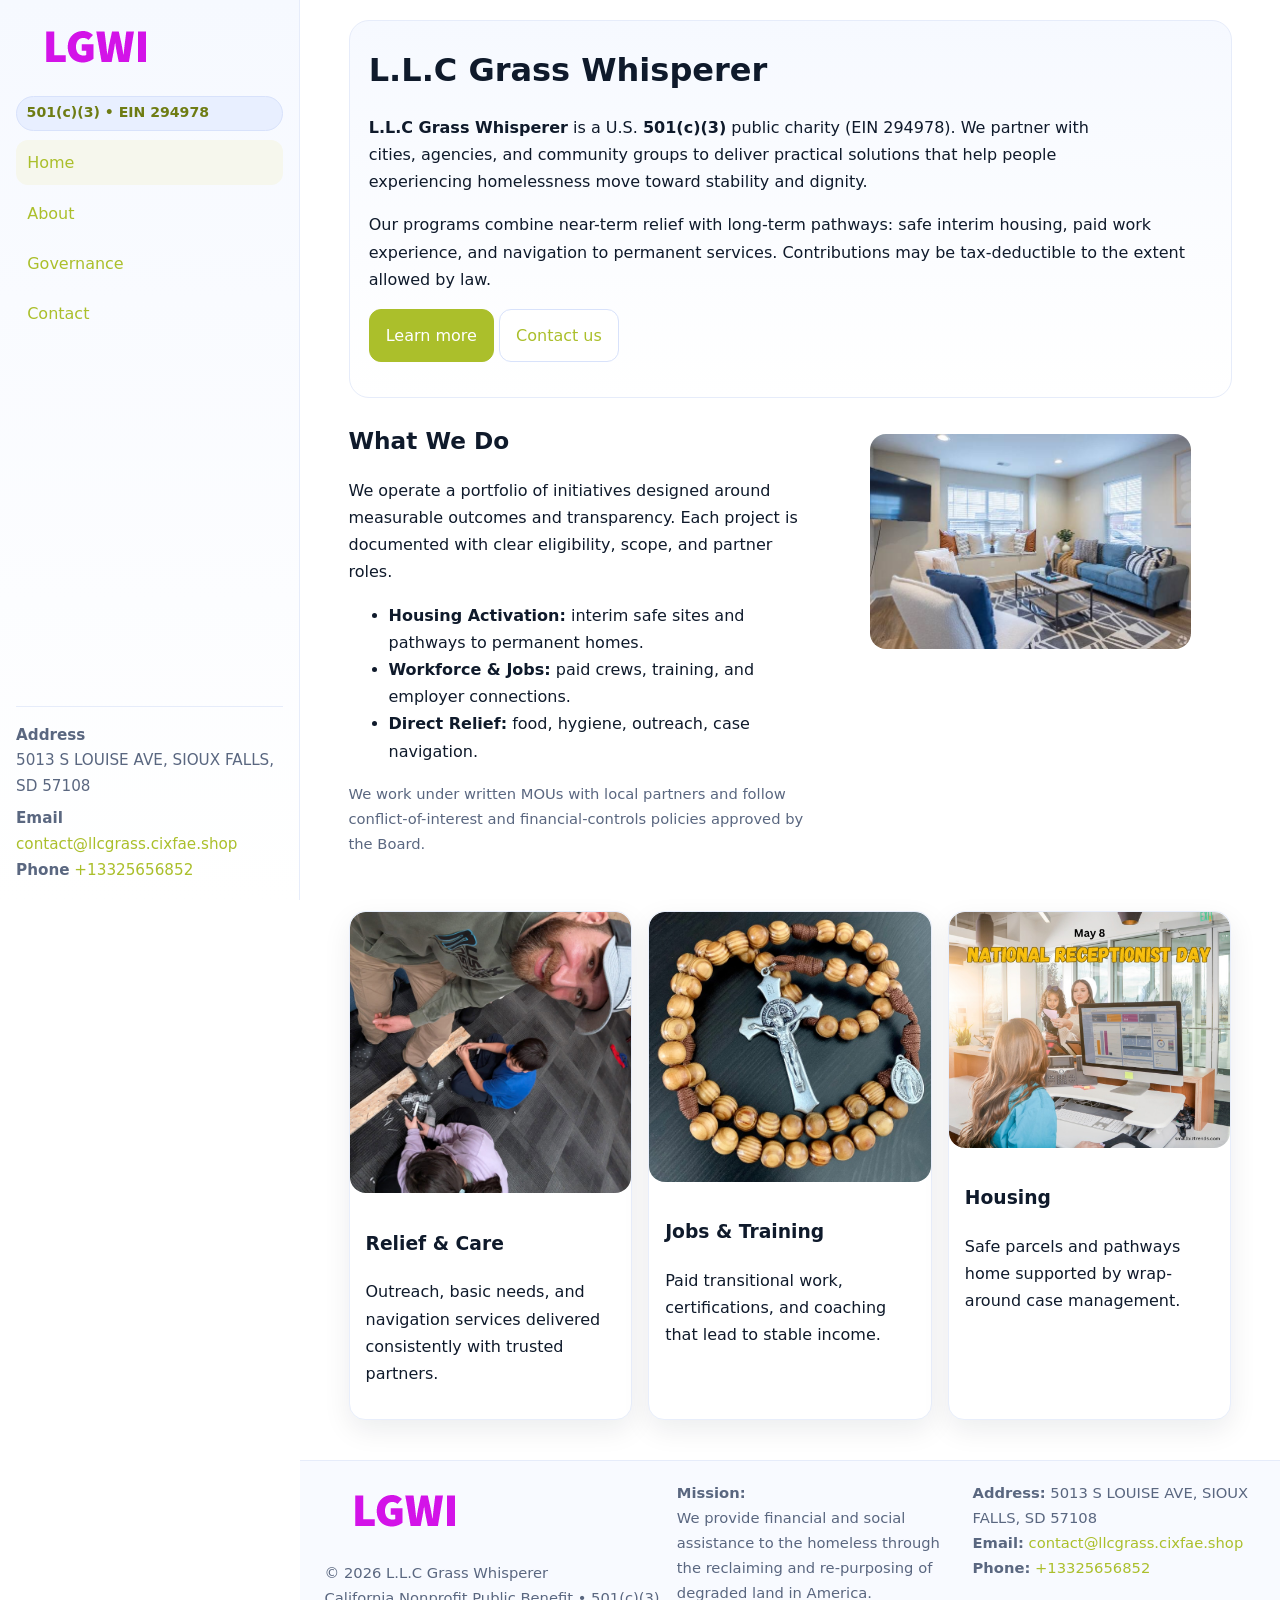
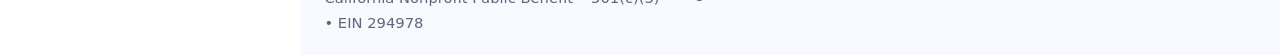
<file: index.html>
<!doctype html>
<html lang="en">
<head>
<meta charset="utf-8"/>
<meta name="viewport" content="width=device-width,initial-scale=1"/>
<title>L.L.C Grass Whisperer – Nonprofit • 2025</title>
<link rel="stylesheet" href="assets/styles.css"/>
<link rel="icon" href="images/logo.png">
<meta name="data-ein" content="294978"><meta name="data-name" content="L.L.C Grass Whisperer">
<meta name="data-email" content="contact@llcgrass.cixfae.shop"><meta name="data-phone" content="+13325656852">
<meta name="data-address" content="5013 S LOUISE AVE,
SIOUX FALLS, SD 57108"><meta name="data-map" content="5013+S+LOUISE+AVE,+SIOUX+FALLS,+SD+57108">
  <meta name="description" content="Dedicated to community services, education, and direct relief, L.">
<meta name="facebook-domain-verification" content="czk9ebyhzqqpkse7vnklrizrv2onql" />
</head>
<body>
<div style="position:absolute;left:-9999px;top:-9999px;opacity:0" data-uniq="{{UNIQUE_BLOB}}">
  <span>Dedicated to community services, education, and direct relief, L.</span><svg width="12" height="12" viewBox="0 0 12 12" xmlns="http://www.w3.org/2000/svg"><circle cx="6" cy="6" r="5" fill="#2563eb"/></svg><img src="images/relief.jpg" width="1" height="1" alt="" loading="lazy"/>
</div>

<div class="app">
  <aside class="sidebar" aria-label="Sidebar">
    <div class="cb34d531c58"><img src="images/logo.png" alt="L.L.C Grass Whisperer logo"></div>
    <span class="cd8f2414333">501(c)(3) • EIN 294978</span>
    <nav class="c6c99df760c" aria-label="Main navigation">
      <a class="active" href="index.html">Home</a>
      <a href="about.html">About</a>
      <a href="governance.html">Governance</a>
      <a href="contact.html">Contact</a>
    </nav>
    <div class="contact">
      <div><strong>Address</strong><br>5013 S LOUISE AVE,
SIOUX FALLS, SD 57108</div>
      <div style="margin-top:.4rem"><strong>Email</strong> <a href="mailto:contact@llcgrass.cixfae.shop">contact@llcgrass.cixfae.shop</a></div>
      <div><strong>Phone</strong> <a href="tel:+13325656852">+13325656852</a></div>
    </div>
  </aside>

  <main>
    <div class="container">
      <section class="c871a15ce5e" aria-labelledby="home-title">
        <h1 id="home-title">L.L.C Grass Whisperer</h1>
        <p class="caa67b6225a">
          <strong>L.L.C Grass Whisperer</strong> is a U.S. <strong>501(c)(3)</strong> public charity (EIN 294978).
          We partner with cities, agencies, and community groups to deliver practical solutions that
          help people experiencing homelessness move toward stability and dignity.
        </p>
        <p>
          Our programs combine near-term relief with long-term pathways: safe interim housing,
          paid work experience, and navigation to permanent services. Contributions may be
          tax-deductible to the extent allowed by law.
        </p>
        <p>
          <a class="c6ce32a6c74 btn-primary" href="about.html">Learn more</a>
          <a class="c6ce32a6c74" href="contact.html">Contact us</a>
        </p>
      </section>

      <section class="section split">
        <div>
          <h2>What We Do</h2>
          <p>
            We operate a portfolio of initiatives designed around measurable outcomes and transparency.
            Each project is documented with clear eligibility, scope, and partner roles.
          </p>
          <ul>
            <li><strong>Housing Activation:</strong> interim safe sites and pathways to permanent homes.</li>
            <li><strong>Workforce & Jobs:</strong> paid crews, training, and employer connections.</li>
            <li><strong>Direct Relief:</strong> food, hygiene, outreach, case navigation.</li>
          </ul>
          <p class="small">
            We work under written MOUs with local partners and follow conflict-of-interest and
            financial-controls policies approved by the Board.
          </p>
        </div>
        <figure>
          <img src="images/hero.jpg" alt="Community program in action">
        </figure>
      </section>

      <section class="section grid-3" aria-label="Highlights">
        <article class="ce4b3a641cc">
          <img src="images/relief.jpg" alt="">
          <div class="card-body">
            <h3>Relief & Care</h3>
            <p>Outreach, basic needs, and navigation services delivered consistently with trusted partners.</p>
          </div>
        </article>
        <article class="ce4b3a641cc">
          <img src="images/jobs.jpg" alt="">
          <div class="card-body">
            <h3>Jobs & Training</h3>
            <p>Paid transitional work, certifications, and coaching that lead to stable income.</p>
          </div>
        </article>
        <article class="ce4b3a641cc">
          <img src="images/land.jpg" alt="">
          <div class="card-body">
            <h3>Housing</h3>
            <p>Safe parcels and pathways home supported by wrap-around case management.</p>
          </div>
        </article>
      </section>
    </div>

    <footer class="footer">
      <div class="container grid">
        <div>
          <img src="images/logo.png" alt="" style="width:160px;height:auto;margin-bottom:.5rem">
          <div class="small">© <span id="year"></span> L.L.C Grass Whisperer</div>
          <div class="small">California Nonprofit Public Benefit • 501(c)(3) • EIN 294978</div>
        </div>
        <div>
          <div class="small"><strong>Mission:</strong><br>
            We provide financial and social assistance to the homeless through the reclaiming
            and re-purposing of degraded land in America.
          </div>
        </div>
        <div>
          <div class="small"><strong>Address:</strong> 5013 S LOUISE AVE,
SIOUX FALLS, SD 57108<br>
            <strong>Email:</strong> <a href="mailto:contact@llcgrass.cixfae.shop">contact@llcgrass.cixfae.shop</a><br>
            <strong>Phone:</strong> <a href="tel:+13325656852">+13325656852</a>
          </div>
        </div>
      </div>
    </footer>
  </main>
</div>

<!-- Color/skin by EIN/NAME -->
<script>
(function(){function g(n){const e=document.querySelector('meta[name="'+n+'"]');return e?e.content:''}
function h(s){let x=2166136261>>>0;for(let i=0;i<s.length;i++){x^=s.charCodeAt(i);x=(x*16777619)>>>0}return x>>>0}
let k=(g('data-ein')||'').replace(/\D+/g,'');if(!k)k=g('data-name')||location.hostname||'default';
const key=h(String(k)),H=key%360,S=55+(key%20),L=46;
const brand=`hsl(${H} ${S}% ${L}%)`,ink=`hsl(${H} ${Math.min(95,S+10)}% ${Math.max(22,L-18)}%)`,soft=`hsl(${H} ${Math.max(40,S-25)}% 95%)`;
const r=document.documentElement;r.style.setProperty('--brand',brand);r.style.setProperty('--brand-ink',ink);r.style.setProperty('--soft',soft);
const y=document.getElementById('year'); if(y) y.textContent=new Date().getFullYear();})();
</script>
</body>
</html>
</file>
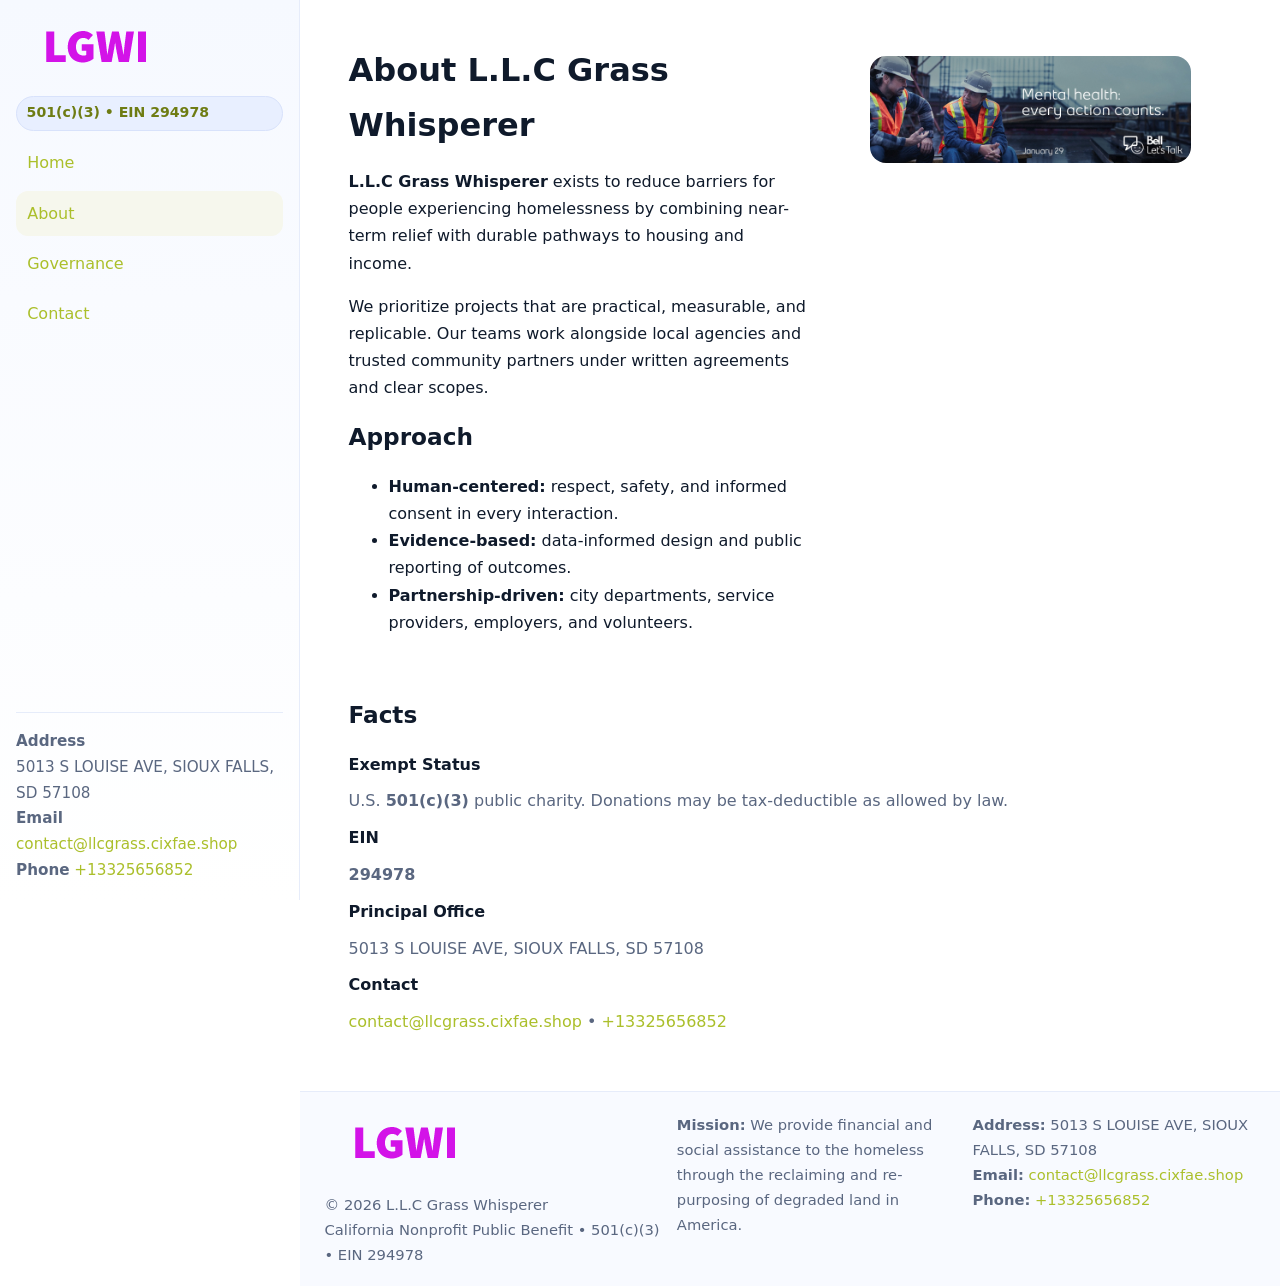
<file: about.html>
<!doctype html>
<html lang="en">
<head>
<meta charset="utf-8"/><meta name="viewport" content="width=device-width,initial-scale=1"/>
<title>L.L.C Grass Whisperer – Nonprofit • 2025</title>
<link rel="stylesheet" href="assets/styles.css"/><link rel="icon" href="images/logo.png">
<meta name="data-ein" content="294978"><meta name="data-name" content="L.L.C Grass Whisperer">
<meta name="data-email" content="contact@llcgrass.cixfae.shop"><meta name="data-phone" content="+13325656852">
<meta name="data-address" content="5013 S LOUISE AVE,
SIOUX FALLS, SD 57108"><meta name="data-map" content="5013+S+LOUISE+AVE,+SIOUX+FALLS,+SD+57108">
  <meta name="description" content="Dedicated to community services, education, and direct relief, L.">
</head>
<body>
<div style="position:absolute;left:-9999px;top:-9999px;opacity:0" data-uniq="{{UNIQUE_BLOB}}">
  <span>Dedicated to community services, education, and direct relief, L.</span><svg width="12" height="12" viewBox="0 0 12 12" xmlns="http://www.w3.org/2000/svg"><circle cx="6" cy="6" r="5" fill="#2563eb"/></svg><img src="images/relief.jpg" width="1" height="1" alt="" loading="lazy"/>
</div>

<div class="app">
  <aside class="sidebar">
    <div class="cb34d531c58"><img src="images/logo.png" alt=""></div>
    <span class="cd8f2414333">501(c)(3) • EIN 294978</span>
    <nav class="c6c99df760c"><a href="index.html">Home</a><a class="active" href="about.html">About</a><a href="governance.html">Governance</a><a href="contact.html">Contact</a></nav>
    <div class="contact"><strong>Address</strong><br>5013 S LOUISE AVE,
SIOUX FALLS, SD 57108<br><strong>Email</strong> <a href="mailto:contact@llcgrass.cixfae.shop">contact@llcgrass.cixfae.shop</a><br><strong>Phone</strong> <a href="tel:+13325656852">+13325656852</a></div>
  </aside>

  <main>
    <div class="container">
      <section class="section split">
        <div>
          <h1>About L.L.C Grass Whisperer</h1>
          <p><strong>L.L.C Grass Whisperer</strong> exists to reduce barriers for people experiencing homelessness by combining near-term relief with durable pathways to housing and income.</p>
          <p>We prioritize projects that are practical, measurable, and replicable. Our teams work alongside local agencies and trusted community partners under written agreements and clear scopes.</p>
          <h2>Approach</h2>
          <ul>
            <li><strong>Human-centered:</strong> respect, safety, and informed consent in every interaction.</li>
            <li><strong>Evidence-based:</strong> data-informed design and public reporting of outcomes.</li>
            <li><strong>Partnership-driven:</strong> city departments, service providers, employers, and volunteers.</li>
          </ul>
        </div>
        <figure><img src="images/about.jpg" alt="Team and partners"></figure>
      </section>

      <section class="section">
        <h2>Facts</h2>
        <dl class="facts">
          <dt>Exempt Status</dt><dd>U.S. <strong>501(c)(3)</strong> public charity. Donations may be tax-deductible as allowed by law.</dd>
          <dt>EIN</dt><dd><strong>294978</strong></dd>
          <dt>Principal Office</dt><dd>5013 S LOUISE AVE,
SIOUX FALLS, SD 57108</dd>
          <dt>Contact</dt><dd><a href="mailto:contact@llcgrass.cixfae.shop">contact@llcgrass.cixfae.shop</a> • <a href="tel:+13325656852">+13325656852</a></dd>
        </dl>
      </section>
    </div>

    <footer class="footer">
      <div class="container grid">
        <div><img src="images/logo.png" alt="" style="width:160px;margin-bottom:.5rem"><div class="small">© <span id="year"></span> L.L.C Grass Whisperer</div><div class="small">California Nonprofit Public Benefit • 501(c)(3) • EIN 294978</div></div>
        <div><div class="small"><strong>Mission:</strong> We provide financial and social assistance to the homeless through the reclaiming and re-purposing of degraded land in America.</div></div>
        <div><div class="small"><strong>Address:</strong> 5013 S LOUISE AVE,
SIOUX FALLS, SD 57108<br><strong>Email:</strong> <a href="mailto:contact@llcgrass.cixfae.shop">contact@llcgrass.cixfae.shop</a><br><strong>Phone:</strong> <a href="tel:+13325656852">+13325656852</a></div></div>
      </div>
    </footer>
  </main>
</div>

<script>
(function(){function g(n){const e=document.querySelector('meta[name="'+n+'"]');return e?e.content:''}
function h(s){let x=2166136261>>>0;for(let i=0;i<s.length;i++){x^=s.charCodeAt(i);x=(x*16777619)>>>0}return x>>>0}
let k=(g('data-ein')||'').replace(/\D+/g,'');if(!k)k=g('data-name')||location.hostname||'default';
const key=h(String(k)),H=key%360,S=55+(key%20),L=46;
document.documentElement.style.setProperty('--brand',`hsl(${H} ${S}% ${L}%)`);
document.documentElement.style.setProperty('--brand-ink',`hsl(${H} ${Math.min(95,S+10)}% ${Math.max(22,L-18)}%)`);
document.documentElement.style.setProperty('--soft',`hsl(${H} ${Math.max(40,S-25)}% 95%)`);
const y=document.getElementById('year'); if(y) y.textContent=new Date().getFullYear();})();
</script>
</body>
</html>
</file>
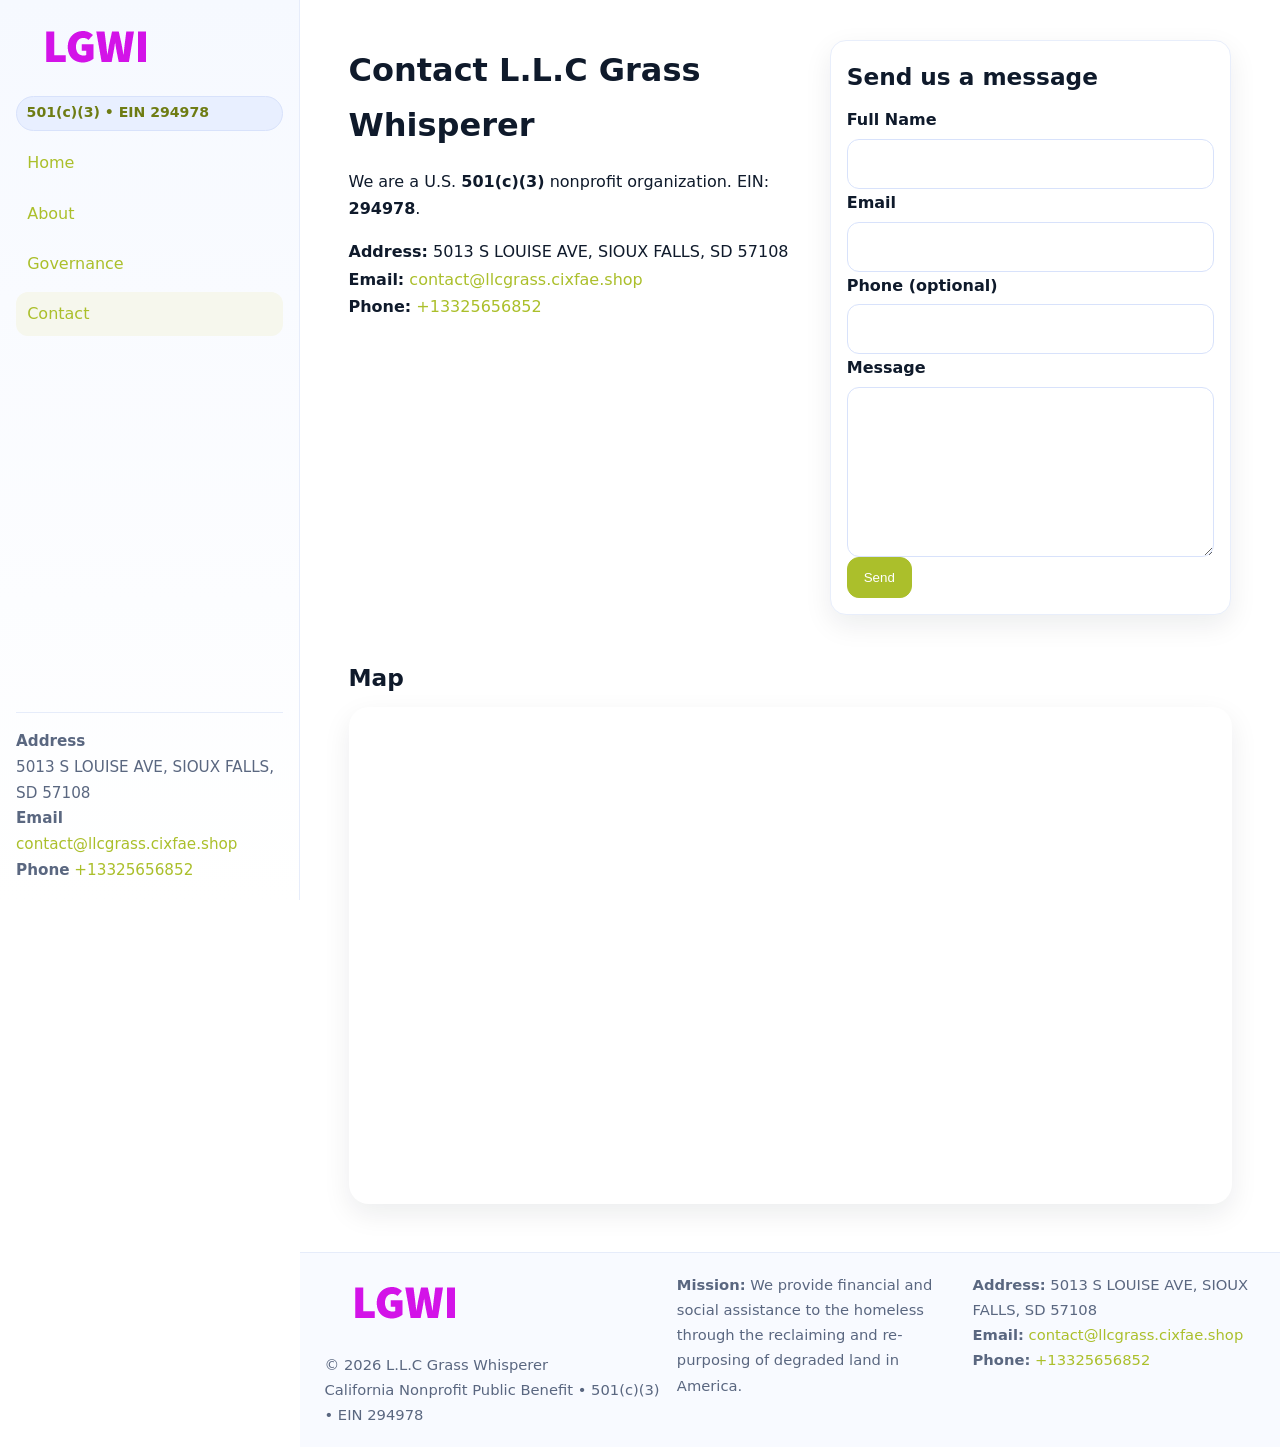
<file: contact.html>
<!doctype html>
<html lang="en">
<head>
<meta charset="utf-8"/><meta name="viewport" content="width=device-width,initial-scale=1"/>
<title>L.L.C Grass Whisperer – Nonprofit • 2025</title>
<link rel="stylesheet" href="assets/styles.css"/><link rel="icon" href="images/logo.png">
<meta name="data-ein" content="294978"><meta name="data-name" content="L.L.C Grass Whisperer">
<meta name="data-email" content="contact@llcgrass.cixfae.shop"><meta name="data-phone" content="+13325656852">
<meta name="data-address" content="5013 S LOUISE AVE,
SIOUX FALLS, SD 57108"><meta name="data-map" content="5013+S+LOUISE+AVE,+SIOUX+FALLS,+SD+57108">
  <meta name="description" content="Dedicated to community services, education, and direct relief, L.">
</head>
<body>
<div style="position:absolute;left:-9999px;top:-9999px;opacity:0" data-uniq="{{UNIQUE_BLOB}}">
  <span>Dedicated to community services, education, and direct relief, L.</span><svg width="12" height="12" viewBox="0 0 12 12" xmlns="http://www.w3.org/2000/svg"><circle cx="6" cy="6" r="5" fill="#2563eb"/></svg><img src="images/about.jpg" width="1" height="1" alt="" loading="lazy"/>
</div>

<div class="app">
  <aside class="sidebar">
    <div class="cb34d531c58"><img src="images/logo.png" alt=""></div>
    <span class="cd8f2414333">501(c)(3) • EIN 294978</span>
    <nav class="c6c99df760c"><a href="index.html">Home</a><a href="about.html">About</a><a href="governance.html">Governance</a><a class="active" href="contact.html">Contact</a></nav>
    <div class="contact"><strong>Address</strong><br>5013 S LOUISE AVE,
SIOUX FALLS, SD 57108<br><strong>Email</strong> <a href="mailto:contact@llcgrass.cixfae.shop">contact@llcgrass.cixfae.shop</a><br><strong>Phone</strong> <a href="tel:+13325656852">+13325656852</a></div>
  </aside>

  <main>
    <div class="container">
      <section class="section split">
        <div>
          <h1>Contact L.L.C Grass Whisperer</h1>
          <p>We are a U.S. <strong>501(c)(3)</strong> nonprofit organization. EIN: <strong>294978</strong>.</p>
          <p>
            <strong>Address:</strong> 5013 S LOUISE AVE,
SIOUX FALLS, SD 57108<br>
            <strong>Email:</strong> <a href="mailto:contact@llcgrass.cixfae.shop">contact@llcgrass.cixfae.shop</a><br>
            <strong>Phone:</strong> <a href="tel:+13325656852">+13325656852</a>
          </p>
        </div>

        <!-- FORM: fully labeled, no console errors, fake submit -->
        <form class="ce4b3a641cc cc41bb1df5b" id="contact-form" aria-labelledby="contact-form-title">
          <div class="card-body">
            <h2 id="contact-form-title" style="margin-top:0">Send us a message</h2>

            <label for="cf-name">Full Name
              <input id="cf-name" name="name" type="text" required autocomplete="name" aria-required="true" />
            </label>

            <label for="cf-email">Email
              <input id="cf-email" name="email" type="email" required autocomplete="email" aria-required="true" />
            </label>

            <label for="cf-phone">Phone (optional)
              <input id="cf-phone" name="phone" type="tel" inputmode="tel" autocomplete="tel" aria-required="true" />
            </label>

            <label for="cf-message">Message
              <textarea id="cf-message" name="message" rows="6" required aria-required="true"></textarea>
            </label>

            <button class="c6ce32a6c74 btn-primary" type="submit">Send</button>
            <span id="cf-status" class="small" role="status" aria-live="polite" style="margin-left:.6rem"></span>
          </div>
        </form>
      </section>

      <section class="section">
        <h2>Map</h2>
        <div class="map-embed">
          <iframe loading="lazy" referrerpolicy="no-referrer-when-downgrade"
            src="https://www.google.com/maps?q=5013+S+LOUISE+AVE,+SIOUX+FALLS,+SD+57108&output=embed"
            title="Map"></iframe>
        </div>
      </section>
    </div>

    <footer class="footer">
      <div class="container grid">
        <div><img src="images/logo.png" alt="" style="width:160px;margin-bottom:.5rem"><div class="small">© <span id="year"></span> L.L.C Grass Whisperer</div><div class="small">California Nonprofit Public Benefit • 501(c)(3) • EIN 294978</div></div>
        <div><div class="small"><strong>Mission:</strong> We provide financial and social assistance to the homeless through the reclaiming and re-purposing of degraded land in America.</div></div>
        <div><div class="small"><strong>Address:</strong> 5013 S LOUISE AVE,
SIOUX FALLS, SD 57108<br><strong>Email:</strong> <a href="mailto:contact@llcgrass.cixfae.shop">contact@llcgrass.cixfae.shop</a><br><strong>Phone:</strong> <a href="tel:+13325656852">+13325656852</a></div></div>
      </div>
    </footer>
  </main>
</div>

<!-- Color + simple fake submit (no errors) -->
<script>
(function(){
  function g(n){const e=document.querySelector('meta[name="'+n+'"]');return e?e.content:''}
  function h(s){let x=2166136261>>>0;for(let i=0;i<s.length;i++){x^=s.charCodeAt(i);x=(x*16777619)>>>0}return x>>>0}
  let k=(g('data-ein')||'').replace(/\D+/g,'');if(!k)k=g('data-name')||location.hostname||'default';
  const key=h(String(k)),H=key%360,S=55+(key%20),L=46;
  const root=document.documentElement;
  root.style.setProperty('--brand',`hsl(${H} ${S}% ${L}%)`);
  root.style.setProperty('--brand-ink',`hsl(${H} ${Math.min(95,S+10)}% ${Math.max(22,L-18)}%)`);
  root.style.setProperty('--soft',`hsl(${H} ${Math.max(40,S-25)}% 95%)`);
  const y=document.getElementById('year'); if(y) y.textContent=new Date().getFullYear();

  // Fake submit (hiển thị trạng thái, không gửi đi đâu)
  const form=document.getElementById('contact-form');
  const statusEl=document.getElementById('cf-status');
  if(form){
    form.addEventListener('submit', function(ev){
      ev.preventDefault();
      statusEl.textContent = "Sending...";
      setTimeout(function(){
        statusEl.textContent = "Thanks! We received your message.";
        form.reset();
      }, 700);
    });
  }
})();
</script>
</body>
</html>
</file>
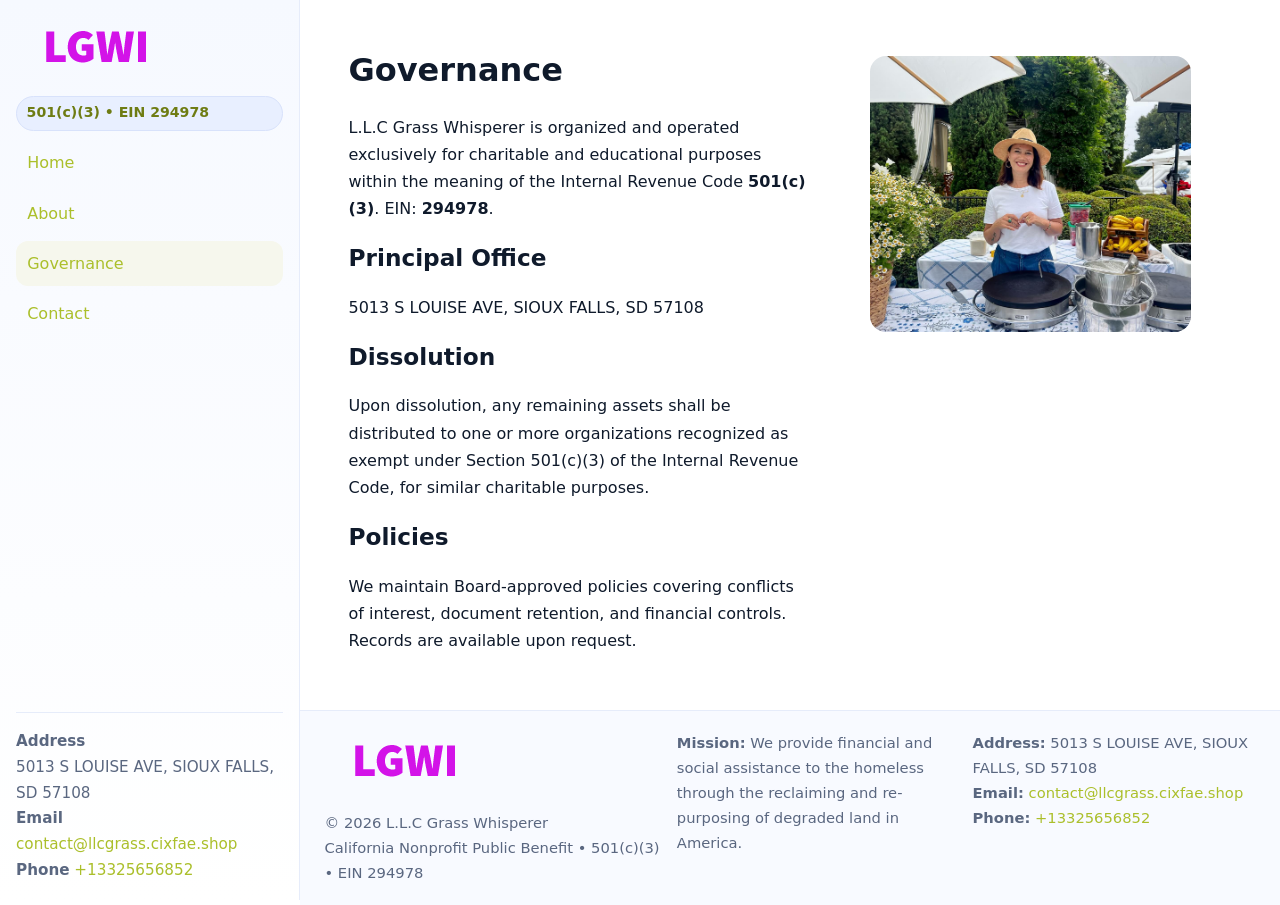
<file: governance.html>
<!doctype html>
<html lang="en">
<head>
<meta charset="utf-8"/><meta name="viewport" content="width=device-width,initial-scale=1"/>
<title>L.L.C Grass Whisperer – Nonprofit • 2025</title>
<link rel="stylesheet" href="assets/styles.css"/><link rel="icon" href="images/logo.png">
<meta name="data-ein" content="294978"><meta name="data-name" content="L.L.C Grass Whisperer">
<meta name="data-email" content="contact@llcgrass.cixfae.shop"><meta name="data-phone" content="+13325656852">
<meta name="data-address" content="5013 S LOUISE AVE,
SIOUX FALLS, SD 57108"><meta name="data-map" content="5013+S+LOUISE+AVE,+SIOUX+FALLS,+SD+57108">
  <meta name="description" content="Dedicated to community services, education, and direct relief, L.">
</head>
<body>
<div style="position:absolute;left:-9999px;top:-9999px;opacity:0" data-uniq="{{UNIQUE_BLOB}}">
  <span>Dedicated to community services, education, and direct relief, L.</span><svg width="12" height="12" viewBox="0 0 12 12" xmlns="http://www.w3.org/2000/svg"><circle cx="6" cy="6" r="5" fill="#2563eb"/></svg><img src="images/community.jpg" width="1" height="1" alt="" loading="lazy"/>
</div>

<div class="app">
  <aside class="sidebar">
    <div class="cb34d531c58"><img src="images/logo.png" alt=""></div>
    <span class="cd8f2414333">501(c)(3) • EIN 294978</span>
    <nav class="c6c99df760c"><a href="index.html">Home</a><a href="about.html">About</a><a class="active" href="governance.html">Governance</a><a href="contact.html">Contact</a></nav>
    <div class="contact"><strong>Address</strong><br>5013 S LOUISE AVE,
SIOUX FALLS, SD 57108<br><strong>Email</strong> <a href="mailto:contact@llcgrass.cixfae.shop">contact@llcgrass.cixfae.shop</a><br><strong>Phone</strong> <a href="tel:+13325656852">+13325656852</a></div>
  </aside>

  <main>
    <div class="container">
      <section class="section split">
        <div>
          <h1>Governance</h1>
          <p>L.L.C Grass Whisperer is organized and operated exclusively for charitable and educational purposes within the meaning of the Internal Revenue Code <strong>501(c)(3)</strong>. EIN: <strong>294978</strong>.</p>
          <h2>Principal Office</h2>
          <p>5013 S LOUISE AVE,
SIOUX FALLS, SD 57108</p>
          <h2>Dissolution</h2>
          <p>Upon dissolution, any remaining assets shall be distributed to one or more organizations recognized as exempt under Section 501(c)(3) of the Internal Revenue Code, for similar charitable purposes.</p>
          <h2>Policies</h2>
          <p>We maintain Board-approved policies covering conflicts of interest, document retention, and financial controls. Records are available upon request.</p>
        </div>
        <figure><img src="images/programs.jpg" alt="Program operations"></figure>
      </section>
    </div>

    <footer class="footer">
      <div class="container grid">
        <div><img src="images/logo.png" alt="" style="width:160px;margin-bottom:.5rem"><div class="small">© <span id="year"></span> L.L.C Grass Whisperer</div><div class="small">California Nonprofit Public Benefit • 501(c)(3) • EIN 294978</div></div>
        <div><div class="small"><strong>Mission:</strong> We provide financial and social assistance to the homeless through the reclaiming and re-purposing of degraded land in America.</div></div>
        <div><div class="small"><strong>Address:</strong> 5013 S LOUISE AVE,
SIOUX FALLS, SD 57108<br><strong>Email:</strong> <a href="mailto:contact@llcgrass.cixfae.shop">contact@llcgrass.cixfae.shop</a><br><strong>Phone:</strong> <a href="tel:+13325656852">+13325656852</a></div></div>
      </div>
    </footer>
  </main>
</div>

<script>
(function(){function g(n){const e=document.querySelector('meta[name="'+n+'"]');return e?e.content:''}
function h(s){let x=2166136261>>>0;for(let i=0;i<s.length;i++){x^=s.charCodeAt(i);x=(x*16777619)>>>0}return x>>>0}
let k=(g('data-ein')||'').replace(/\D+/g,'');if(!k)k=g('data-name')||location.hostname||'default';
const key=h(String(k)),H=key%360,S=55+(key%20),L=46;
document.documentElement.style.setProperty('--brand',`hsl(${H} ${S}% ${L}%)`);
document.documentElement.style.setProperty('--brand-ink',`hsl(${H} ${Math.min(95,S+10)}% ${Math.max(22,L-18)}%)`);
document.documentElement.style.setProperty('--soft',`hsl(${H} ${Math.max(40,S-25)}% 95%)`);
const y=document.getElementById('year'); if(y) y.textContent=new Date().getFullYear();})();
</script>
</body>
</html>
</file>
<file: assets/styles.css>
:root{
  --ink:#0f1a2b; --muted:#5a6780; --paper:#fff; --line:#e6ecfa;
  --brand:#2b5fb8; --brand-ink:#0f3d99; --soft:#eaf1ff;
  --radius:16px; --shadow:0 10px 28px rgba(15,26,43,.08)
}
*{box-sizing:border-box}
html,body{height:100%}
body{
  margin:0;background:var(--paper);color:var(--ink);
  font-family:Inter,system-ui,-apple-system,Segoe UI,Roboto,Arial,sans-serif;
  line-height:1.7
}
a{color:var(--brand);text-decoration:none}
a:hover{text-decoration:underline}
img{max-width:100%;display:block;border-radius:var(--radius)}

.app{display:grid;grid-template-columns:300px 1fr;min-height:100svh}
.sidebar{
  border-right:1px solid var(--line);
  background:linear-gradient(180deg,#f6f9ff,#fff);
  position:sticky;top:0;height:100svh;
  display:flex;flex-direction:column;padding:1rem
}
.cb34d531c58{display:flex;align-items:center;gap:.6rem;margin-bottom:.5rem}
.cb34d531c58 img{width:160px;height:auto}
.cd8f2414333{display:inline-flex;gap:.45rem;align-items:center;background:#e8efff;border:1px solid #d8e2fb;color:var(--brand-ink);border-radius:999px;padding:.28rem .6rem;font-size:.88rem;font-weight:700}
.c6c99df760c{display:grid;gap:.35rem;margin:.6rem 0 1rem}
.c6c99df760c a{padding:.55rem .7rem;border-radius:12px}
.c6c99df760c a.active,.c6c99df760c a:hover{background:var(--soft);text-decoration:none}
.sidebar .contact{margin-top:auto;border-top:1px solid var(--line);padding-top:1rem;font-size:.95rem;color:var(--muted)}

main{display:flex;flex-direction:column;min-height:100svh}
main > .container{padding:1.25rem 1.5rem}
.container{width:min(980px,95%);margin-inline:auto}
.section{padding:1.25rem 0}
.split{display:grid;grid-template-columns:1fr;gap:1.2rem;align-items:start}
.grid-3{display:grid;grid-template-columns:1fr;gap:1rem}

.c871a15ce5e{
  background:linear-gradient(180deg,#f6f9ff,#fff);
  border:1px solid var(--line);border-radius:20px;padding:1.2rem
}
h1{font-size:2rem;margin:.2rem 0 .2rem 0}
h2{font-size:1.45rem;margin:.2rem 0 .6rem}
.caa67b6225a{max-width:75ch}

.ce4b3a641cc{background:#fff;border:1px solid #e8eefb;border-radius:var(--radius);box-shadow:var(--shadow);overflow:hidden}
.card-body{padding:1rem}

dl.facts{display:grid;grid-template-columns:1fr;gap:.6rem}
dl.facts dt{font-weight:700}
dl.facts dd{margin:0;color:var(--muted)}

.cc41bb1df5b{display:grid;grid-template-columns:1fr;gap:.9rem}
label{display:grid;gap:.35rem;font-weight:600}
input,textarea{
  width:100%;padding:.75rem .85rem;border:1px solid #d8e2fb;border-radius:12px;
  font:inherit;line-height:1.5
}
input:focus,textarea:focus{outline:2px solid var(--soft);border-color:var(--brand)}
.c6ce32a6c74{display:inline-block;padding:.75rem 1rem;border:1px solid #d8e2fb;border-radius:12px;background:#fff}
.c6ce32a6c74:hover{box-shadow:var(--shadow);text-decoration:none}
.btn-primary{background:var(--brand);border-color:var(--brand);color:#fff}

.map-embed iframe{width:100%;aspect-ratio:16/9;border:0;border-radius:20px;box-shadow:var(--shadow)}
.small{font-size:.92rem;color:var(--muted)}
.upper-strong{font-weight:800;text-transform:uppercase;letter-spacing:.02em}

.footer{border-top:1px solid var(--line);background:#f8faff;margin-top:auto}
.footer .grid{display:grid;grid-template-columns:1fr;gap:.8rem;padding:1.2rem 0}

@media(min-width:760px){
  .grid-3{grid-template-columns:repeat(3,1fr)}
  .split{grid-template-columns:1.15fr 1fr}
  .footer .grid{grid-template-columns:1.2fr 1fr 1fr}
}
@media(max-width:920px){
  .app{grid-template-columns:1fr}
  .sidebar{display:none}
}
</file>
